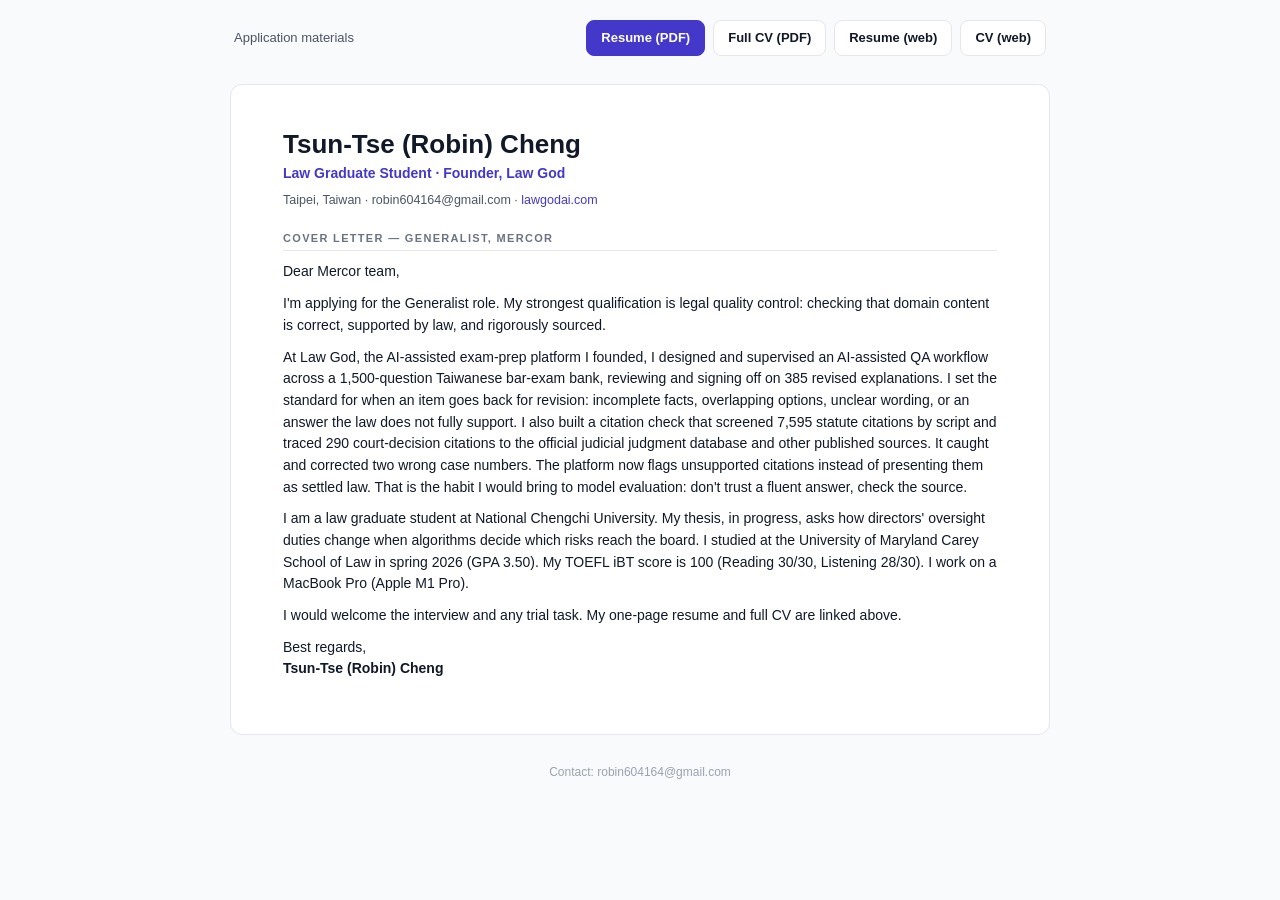
<file: index.html>
<!DOCTYPE html>
<html lang="en">
<head>
<meta charset="UTF-8">
<meta name="viewport" content="width=device-width, initial-scale=1">
<meta name="robots" content="noindex">
<title>Tsun-Tse (Robin) Cheng — Cover Letter, Resume &amp; CV</title>
<meta name="description" content="Law graduate student (NCCU) researching AI and corporate governance; founder of Law God; University of Maryland Carey Law exchange; TOEFL iBT 100.">
<meta property="og:title" content="Tsun-Tse (Robin) Cheng — Cover Letter, Resume &amp; CV">
<meta property="og:description" content="Law graduate student (NCCU) researching AI and corporate governance; founder of Law God; UMD Carey Law exchange; TOEFL iBT 100.">
<link rel="stylesheet" href="style.css">
</head>
<body>
<div class="topbar"><span class="muted">Application materials</span>
  <nav><a class="btn primary" href="resume.pdf">Resume (PDF)</a><a class="btn" href="cv.pdf">Full CV (PDF)</a><a class="btn" href="resume.html">Resume (web)</a><a class="btn" href="cv.html">CV (web)</a></nav></div>
<div class="page letter">
  <h1>Tsun-Tse (Robin) Cheng</h1>
  <div class="role">Law Graduate Student · Founder, Law God</div>
  <div class="contact">Taipei, Taiwan · robin604164@gmail.com · <a href="https://lawgodai.com">lawgodai.com</a></div>

  <h2>Cover letter — Generalist, Mercor</h2>
  <p>Dear Mercor team,</p>
  <p>I'm applying for the Generalist role. My strongest qualification is legal quality control: checking that domain content is correct, supported by law, and rigorously sourced.</p>
  <p>At Law God, the AI-assisted exam-prep platform I founded, I designed and supervised an AI-assisted QA workflow across a 1,500-question Taiwanese bar-exam bank, reviewing and signing off on 385 revised explanations. I set the standard for when an item goes back for revision: incomplete facts, overlapping options, unclear wording, or an answer the law does not fully support. I also built a citation check that screened 7,595 statute citations by script and traced 290 court-decision citations to the official judicial judgment database and other published sources. It caught and corrected two wrong case numbers. The platform now flags unsupported citations instead of presenting them as settled law. That is the habit I would bring to model evaluation: don't trust a fluent answer, check the source.</p>
  <p>I am a law graduate student at National Chengchi University. My thesis, in progress, asks how directors' oversight duties change when algorithms decide which risks reach the board. I studied at the University of Maryland Carey School of Law in spring 2026 (GPA 3.50). My TOEFL iBT score is 100 (Reading 30/30, Listening 28/30). I work on a MacBook Pro (Apple M1 Pro).</p>
  <p>I would welcome the interview and any trial task. My one-page resume and full CV are linked above.</p>
  <p>Best regards,<br><strong>Tsun-Tse (Robin) Cheng</strong></p>
</div>
<footer>Contact: robin604164@gmail.com</footer>
</body>
</html>
</file>
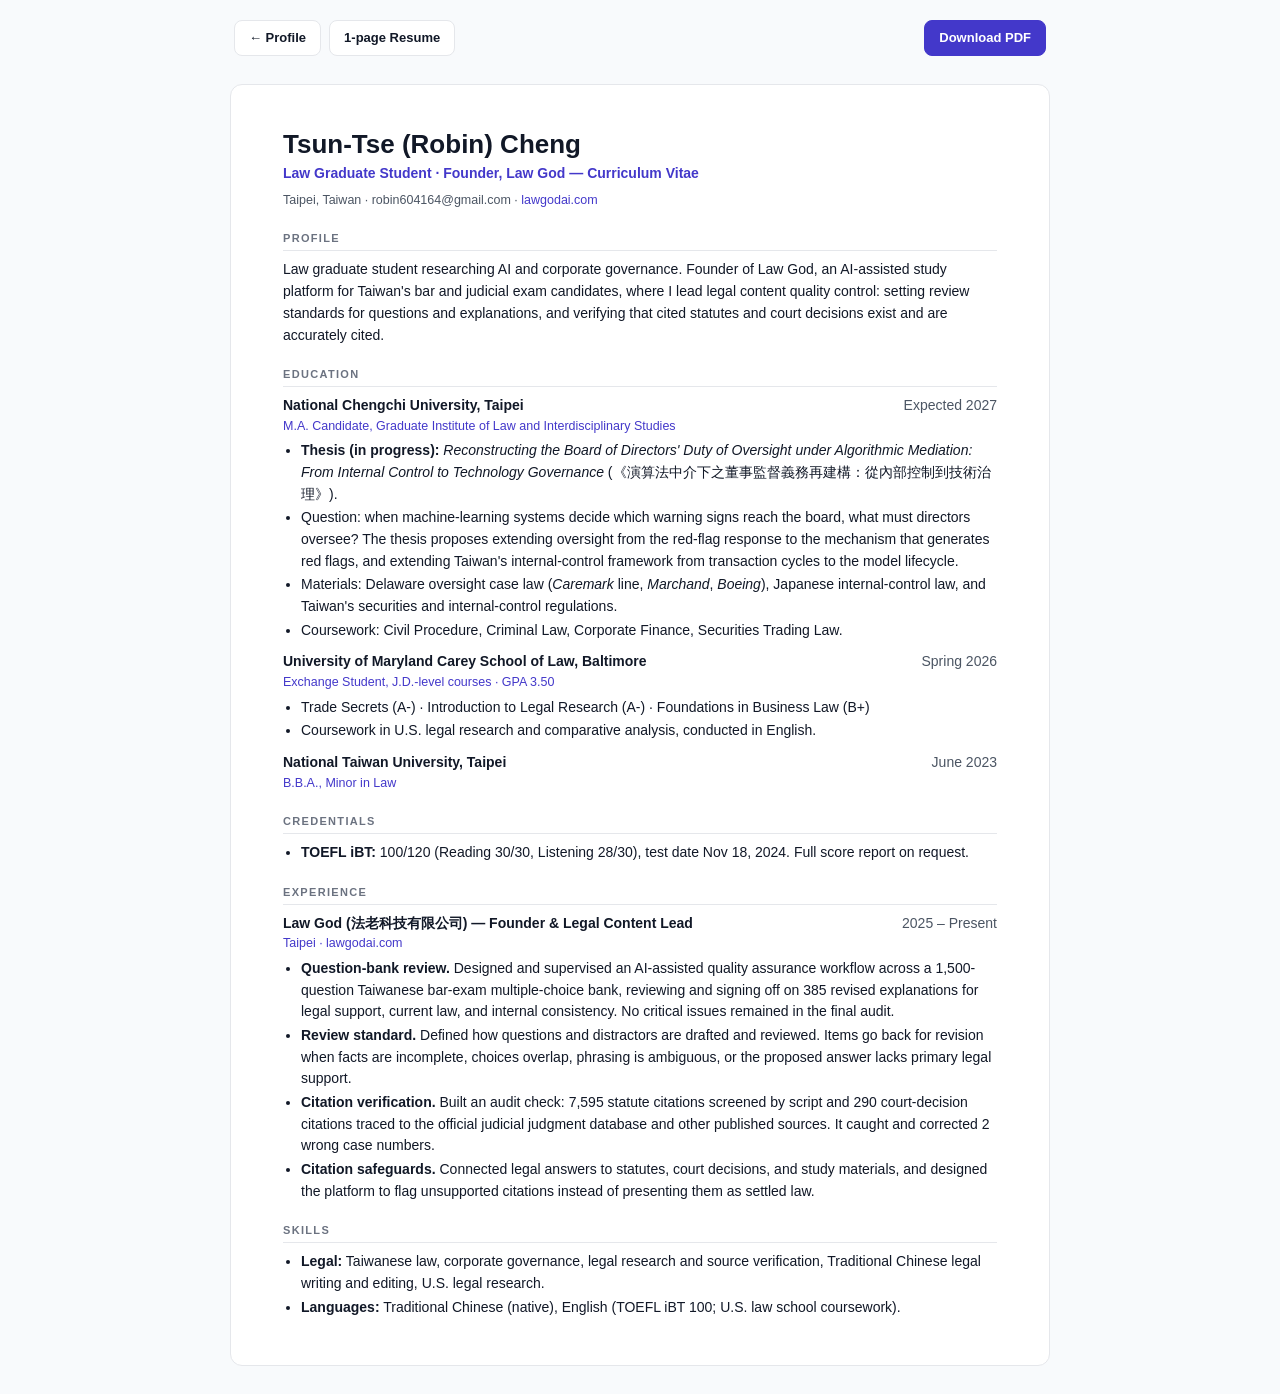
<file: cv.html>
<!DOCTYPE html>
<html lang="en">
<head>
<meta charset="UTF-8">
<meta name="viewport" content="width=device-width, initial-scale=1">
<meta name="robots" content="noindex">
<title>Tsun-Tse (Robin) Cheng — Curriculum Vitae</title>
<link rel="stylesheet" href="style.css">
</head>
<body>
<div class="topbar noprint"><nav><a class="btn" href="./">← Profile</a><a class="btn" href="resume.html">1-page Resume</a></nav><a class="btn primary" href="cv.pdf" download>Download PDF</a></div>
<div class="page">
  <h1>Tsun-Tse (Robin) Cheng</h1>
  <div class="role">Law Graduate Student · Founder, Law God — Curriculum Vitae</div>
  <div class="contact">Taipei, Taiwan · robin604164@gmail.com · <a href="https://lawgodai.com">lawgodai.com</a></div>

  <h2>Profile</h2>
  <p>Law graduate student researching AI and corporate governance. Founder of Law God, an AI-assisted study platform for Taiwan's bar and judicial exam candidates, where I lead legal content quality control: setting review standards for questions and explanations, and verifying that cited statutes and court decisions exist and are accurately cited.</p>

  <h2>Education</h2>
  <div class="item">
    <div class="row"><span>National Chengchi University, Taipei</span><span>Expected 2027</span></div>
    <div class="sub">M.A. Candidate, Graduate Institute of Law and Interdisciplinary Studies</div>
    <ul>
      <li><strong>Thesis (in progress):</strong> <em>Reconstructing the Board of Directors' Duty of Oversight under Algorithmic Mediation: From Internal Control to Technology Governance</em> (《演算法中介下之董事監督義務再建構：從內部控制到技術治理》).</li>
      <li>Question: when machine-learning systems decide which warning signs reach the board, what must directors oversee? The thesis proposes extending oversight from the red-flag response to the mechanism that generates red flags, and extending Taiwan's internal-control framework from transaction cycles to the model lifecycle.</li>
      <li>Materials: Delaware oversight case law (<em>Caremark</em> line, <em>Marchand</em>, <em>Boeing</em>), Japanese internal-control law, and Taiwan's securities and internal-control regulations.</li>
      <li>Coursework: Civil Procedure, Criminal Law, Corporate Finance, Securities Trading Law.</li>
    </ul>
  </div>
  <div class="item">
    <div class="row"><span>University of Maryland Carey School of Law, Baltimore</span><span>Spring 2026</span></div>
    <div class="sub">Exchange Student, J.D.-level courses · GPA 3.50</div>
    <ul>
      <li>Trade Secrets (A-) · Introduction to Legal Research (A-) · Foundations in Business Law (B+)</li>
      <li>Coursework in U.S. legal research and comparative analysis, conducted in English.</li>
    </ul>
  </div>
  <div class="item">
    <div class="row"><span>National Taiwan University, Taipei</span><span>June 2023</span></div>
    <div class="sub">B.B.A., Minor in Law</div>
  </div>

  <h2>Credentials</h2>
  <ul>
    <li><strong>TOEFL iBT:</strong> 100/120 (Reading 30/30, Listening 28/30), test date Nov 18, 2024. Full score report on request.</li>
  </ul>

  <h2>Experience</h2>
  <div class="item">
    <div class="row"><span>Law God (法老科技有限公司) — Founder &amp; Legal Content Lead</span><span>2025 – Present</span></div>
    <div class="sub">Taipei · <a href="https://lawgodai.com">lawgodai.com</a></div>
    <ul>
      <li><strong>Question-bank review.</strong> Designed and supervised an AI-assisted quality assurance workflow across a 1,500-question Taiwanese bar-exam multiple-choice bank, reviewing and signing off on 385 revised explanations for legal support, current law, and internal consistency. No critical issues remained in the final audit.</li>
      <li><strong>Review standard.</strong> Defined how questions and distractors are drafted and reviewed. Items go back for revision when facts are incomplete, choices overlap, phrasing is ambiguous, or the proposed answer lacks primary legal support.</li>
      <li><strong>Citation verification.</strong> Built an audit check: 7,595 statute citations screened by script and 290 court-decision citations traced to the official judicial judgment database and other published sources. It caught and corrected 2 wrong case numbers.</li>
      <li><strong>Citation safeguards.</strong> Connected legal answers to statutes, court decisions, and study materials, and designed the platform to flag unsupported citations instead of presenting them as settled law.</li>
    </ul>
  </div>

  <h2>Skills</h2>
  <ul>
    <li><strong>Legal:</strong> Taiwanese law, corporate governance, legal research and source verification, Traditional Chinese legal writing and editing, U.S. legal research.</li>
    <li><strong>Languages:</strong> Traditional Chinese (native), English (TOEFL iBT 100; U.S. law school coursework).</li>
  </ul>
</div>
</body>
</html>
</file>
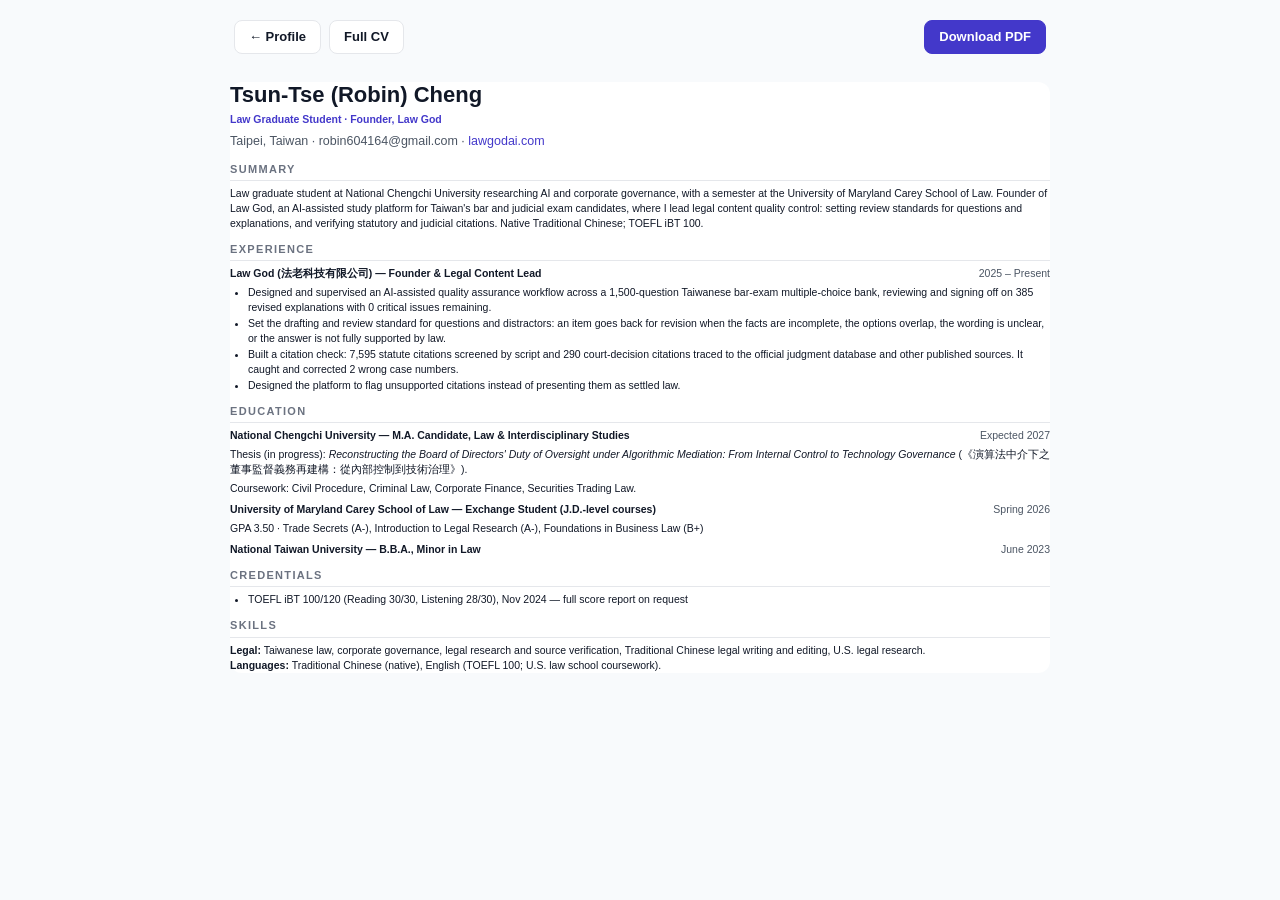
<file: resume.html>
<!DOCTYPE html>
<html lang="en">
<head>
<meta charset="UTF-8">
<meta name="viewport" content="width=device-width, initial-scale=1">
<meta name="robots" content="noindex">
<title>Tsun-Tse (Robin) Cheng — Resume</title>
<link rel="stylesheet" href="style.css">
</head>
<body class="compact">
<div class="topbar noprint"><nav><a class="btn" href="./">← Profile</a><a class="btn" href="cv.html">Full CV</a></nav><a class="btn primary" href="resume.pdf" download>Download PDF</a></div>
<div class="page">
  <h1>Tsun-Tse (Robin) Cheng</h1>
  <div class="role">Law Graduate Student · Founder, Law God</div>
  <div class="contact">Taipei, Taiwan · robin604164@gmail.com · <a href="https://lawgodai.com">lawgodai.com</a></div>

  <h2>Summary</h2>
  <p>Law graduate student at National Chengchi University researching AI and corporate governance, with a semester at the University of Maryland Carey School of Law. Founder of Law God, an AI-assisted study platform for Taiwan's bar and judicial exam candidates, where I lead legal content quality control: setting review standards for questions and explanations, and verifying statutory and judicial citations. Native Traditional Chinese; TOEFL iBT 100.</p>

  <h2>Experience</h2>
  <div class="item">
    <div class="row"><span>Law God (法老科技有限公司) — Founder &amp; Legal Content Lead</span><span>2025 – Present</span></div>
    <ul>
      <li>Designed and supervised an AI-assisted quality assurance workflow across a 1,500-question Taiwanese bar-exam multiple-choice bank, reviewing and signing off on 385 revised explanations with 0 critical issues remaining.</li>
      <li>Set the drafting and review standard for questions and distractors: an item goes back for revision when the facts are incomplete, the options overlap, the wording is unclear, or the answer is not fully supported by law.</li>
      <li>Built a citation check: 7,595 statute citations screened by script and 290 court-decision citations traced to the official judgment database and other published sources. It caught and corrected 2 wrong case numbers.</li>
      <li>Designed the platform to flag unsupported citations instead of presenting them as settled law.</li>
    </ul>
  </div>

  <h2>Education</h2>
  <div class="item">
    <div class="row"><span>National Chengchi University — M.A. Candidate, Law &amp; Interdisciplinary Studies</span><span>Expected 2027</span></div>
    <p>Thesis (in progress): <em>Reconstructing the Board of Directors' Duty of Oversight under Algorithmic Mediation: From Internal Control to Technology Governance</em> (《演算法中介下之董事監督義務再建構：從內部控制到技術治理》).</p>
    <p>Coursework: Civil Procedure, Criminal Law, Corporate Finance, Securities Trading Law.</p>
  </div>
  <div class="item">
    <div class="row"><span>University of Maryland Carey School of Law — Exchange Student (J.D.-level courses)</span><span>Spring 2026</span></div>
    <p>GPA 3.50 · Trade Secrets (A-), Introduction to Legal Research (A-), Foundations in Business Law (B+)</p>
  </div>
  <div class="item">
    <div class="row"><span>National Taiwan University — B.B.A., Minor in Law</span><span>June 2023</span></div>
  </div>

  <h2>Credentials</h2>
  <ul>
    <li>TOEFL iBT 100/120 (Reading 30/30, Listening 28/30), Nov 2024 — full score report on request</li>
  </ul>

  <h2>Skills</h2>
  <p><strong>Legal:</strong> Taiwanese law, corporate governance, legal research and source verification, Traditional Chinese legal writing and editing, U.S. legal research.<br>
  <strong>Languages:</strong> Traditional Chinese (native), English (TOEFL 100; U.S. law school coursework).</p>
</div>
</body>
</html>
</file>
<file: style.css>
:root { --ink:#111827; --muted:#4b5563; --accent:#4338ca; --line:#e5e7eb; --bg:#f8fafc; }
* { box-sizing:border-box; }
html { -webkit-text-size-adjust:100%; }
body { margin:0; background:var(--bg); color:var(--ink); font:14px/1.55 -apple-system,BlinkMacSystemFont,"Segoe UI","PingFang TC","Noto Sans TC",Helvetica,Arial,sans-serif; }
a { color:var(--accent); text-decoration:none; }
a:hover { text-decoration:underline; }
.page { max-width:820px; margin:28px auto; padding:44px 52px; background:#fff; border:1px solid var(--line); border-radius:12px; }
.topbar { max-width:820px; margin:20px auto 0; padding:0 4px; display:flex; flex-wrap:wrap; gap:8px; align-items:center; justify-content:space-between; font-size:13px; }
.topbar nav { display:flex; flex-wrap:wrap; gap:8px; }
.btn { display:inline-block; padding:7px 14px; border:1px solid var(--line); border-radius:8px; background:#fff; color:var(--ink); font-weight:600; font-size:13px; }
.btn.primary { background:var(--accent); border-color:var(--accent); color:#fff; }
.btn:hover { text-decoration:none; filter:brightness(.96); }
h1 { font-size:26px; line-height:1.2; margin:0; }
.role { margin:3px 0 6px; color:var(--accent); font-weight:600; }
.contact { color:var(--muted); font-size:12.5px; }
h2 { margin:20px 0 8px; padding-bottom:3px; border-bottom:1px solid var(--line); font-size:11px; letter-spacing:.12em; text-transform:uppercase; color:#6b7280; }
.row { display:flex; justify-content:space-between; gap:12px; font-weight:600; }
.row span:last-child { font-weight:400; color:var(--muted); white-space:nowrap; }
.sub { color:var(--accent); font-size:12.5px; }
.item { margin-bottom:10px; }
p { margin:4px 0; }
ul { margin:4px 0 0 18px; padding:0; }
li { margin:2px 0; }
.muted { color:var(--muted); }
.note { font-size:12px; color:var(--muted); }
.letter p { margin:10px 0; }
footer { max-width:820px; margin:0 auto 28px; text-align:center; font-size:12px; color:#9ca3af; }

/* One-page resume density */
.compact { font-size:10.5px; line-height:1.42; }
.compact .page { padding:0; border:0; }
.compact h1 { font-size:22px; }
.compact h2 { margin:11px 0 5px; }
.compact .item { margin-bottom:6px; }
.compact li { margin:1px 0; }

@page { size:Letter; margin:.5in; }
@media print {
  body { background:#fff; }
  .page { margin:0; padding:0; border:0; max-width:none; border-radius:0; }
  .topbar, footer, .noprint { display:none !important; }
  a { color:inherit; }
}
@media (max-width:600px) { .page { margin:12px; padding:24px 20px; } .row { flex-direction:column; gap:0; } }
</file>
